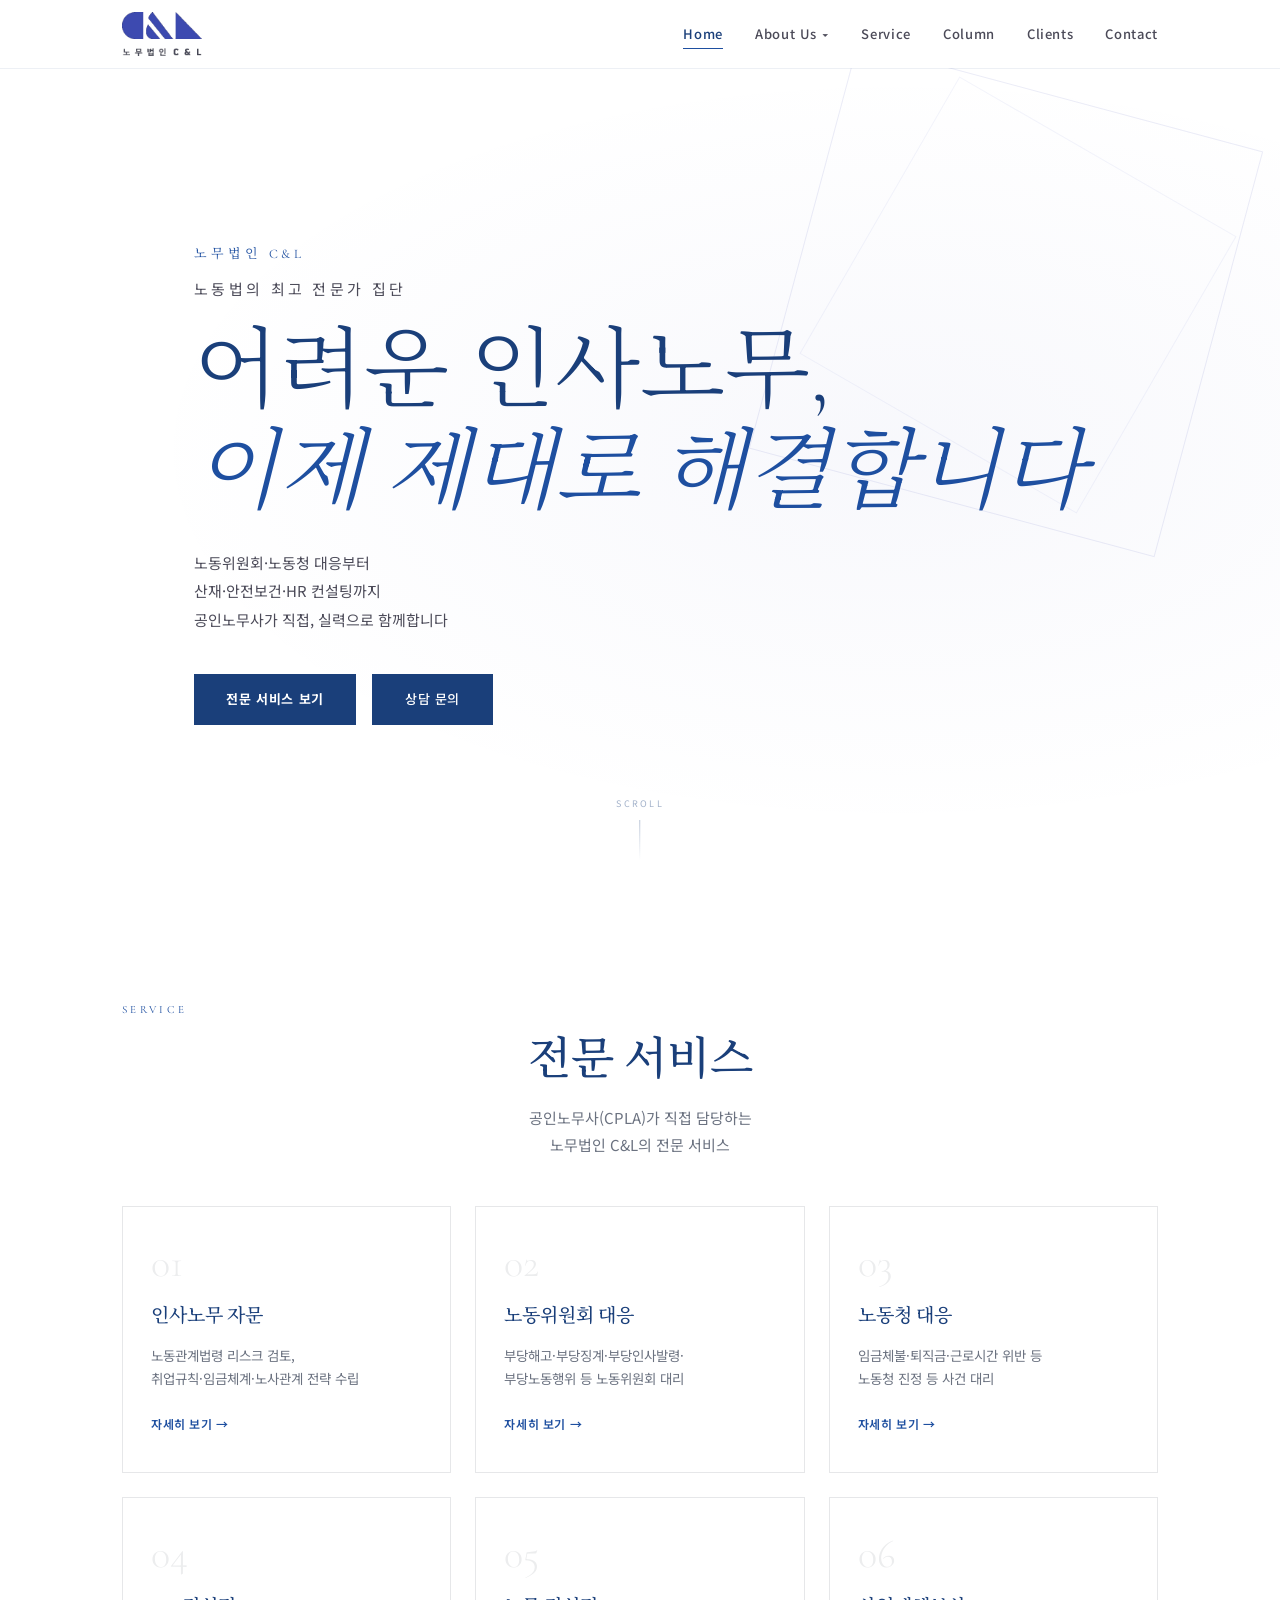
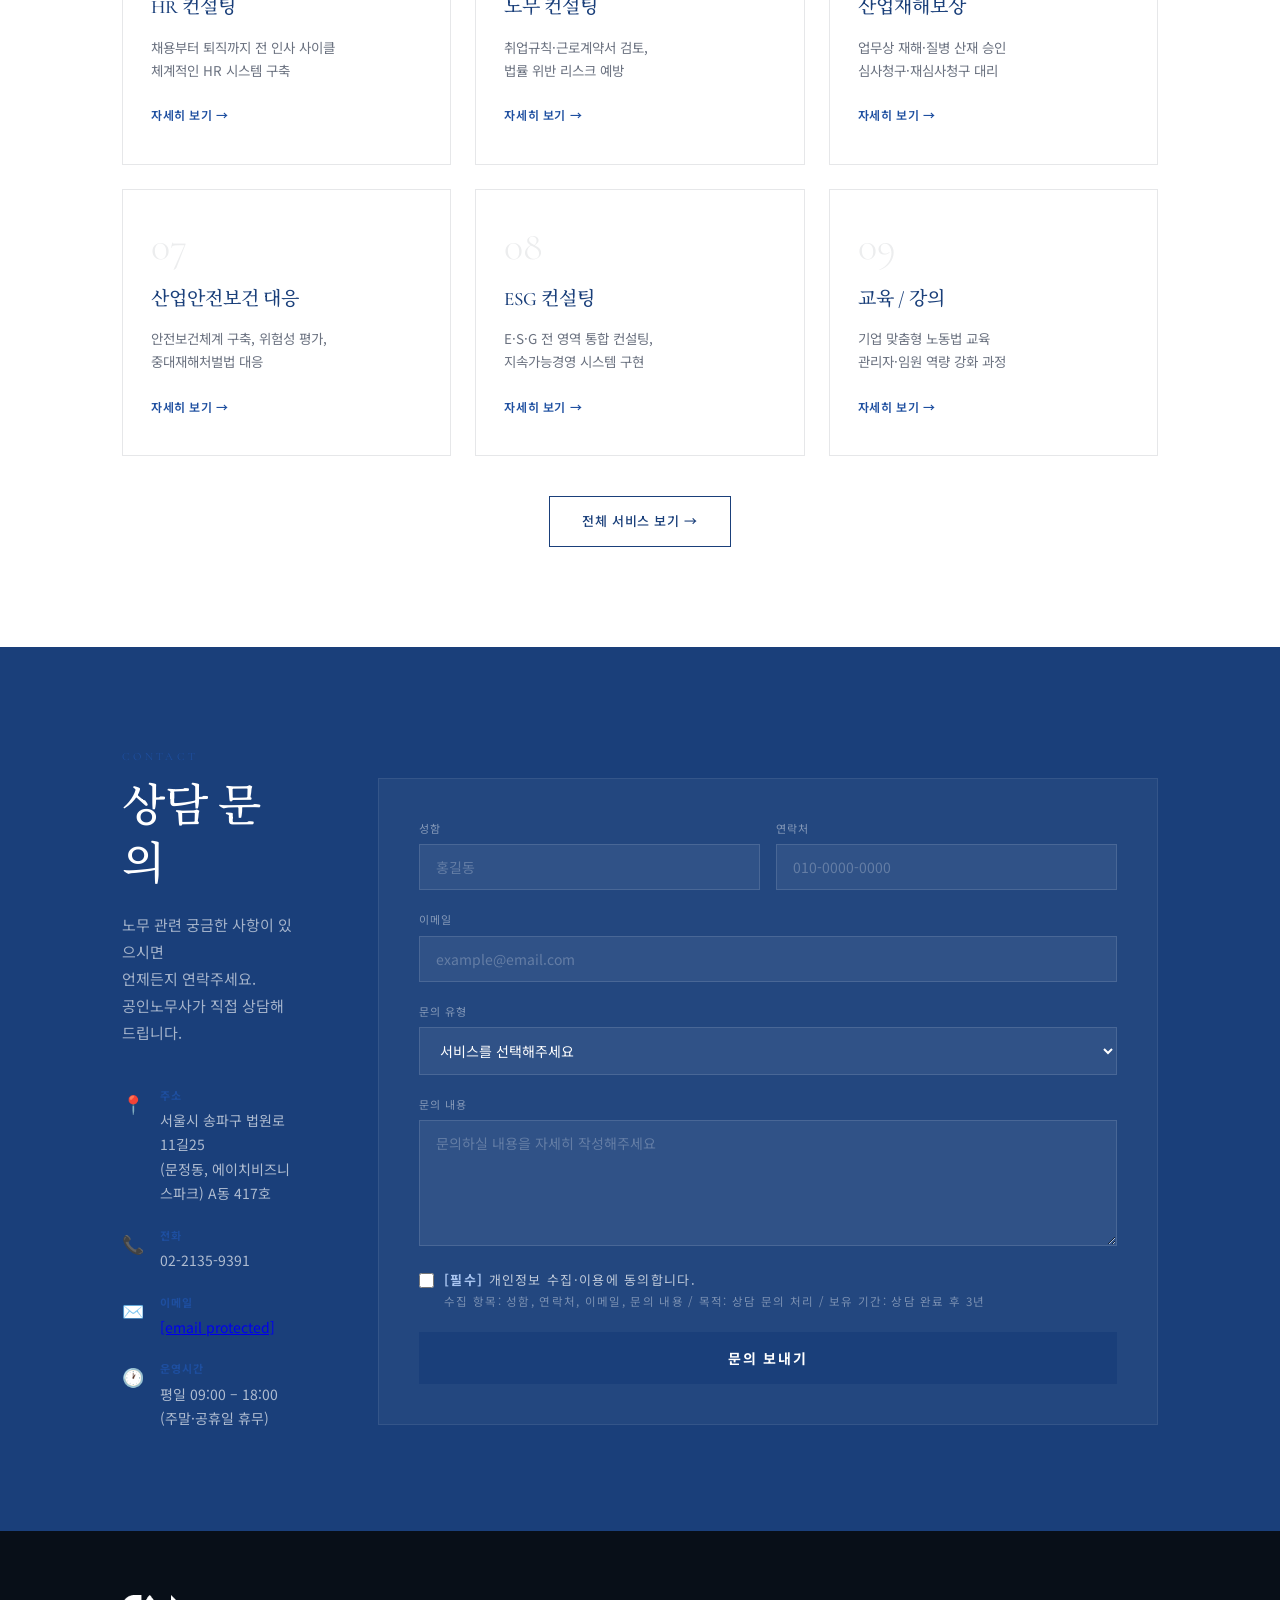
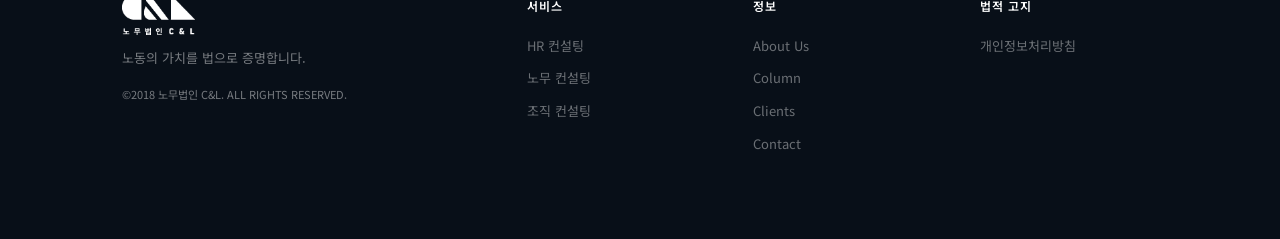
<file: index.html>
<!DOCTYPE html>
<html lang="ko">
<head>
  <meta charset="UTF-8"/><meta name="viewport" content="width=device-width,initial-scale=1.0"/>
  <title>노무법인 C&L | 공인노무사 직접 상담 · 서울 송파</title>
  <!-- 소유권 인증 -->
  <meta name="google-site-verification" content="6C-HpnzSV5rEprQj3u-L9eUrIyl5xIM7D7LXK_p2kBQ"/>
  <meta name="naver-site-verification" content="ded98bfc8163471af279c5f4a3855a5507fc8fce"/>
  <!-- SEO -->
  <meta name="description" content="공인노무사가 직접 담당하는 노무법인 C&L. 부당해고·노동위원회 대응·산재·HR컨설팅·중대재해처벌법 전문. 서울 송파구 문정동."/>
  <meta name="keywords" content="노무법인, 공인노무사, 부당해고, 노동위원회, 산재, 중대재해처벌법, HR컨설팅, 서울노무사, 송파노무사"/>
  <meta name="robots" content="index, follow"/>
  <link rel="canonical" href="https://laborcnl.com/"/>
  <!-- Open Graph -->
  <meta property="og:type" content="website"/>
  <meta property="og:title" content="노무법인 C&L | 공인노무사 직접 상담"/>
  <meta property="og:description" content="부당해고·노동위원회·산재·중대재해처벌법 전문. 공인노무사가 직접 상담합니다."/>
  <meta property="og:url" content="https://laborcnl.com/"/>
  <meta property="og:image" content="https://laborcnl.com/og-thumbnail.png"/>
  <meta property="og:locale" content="ko_KR"/>
  <meta property="og:site_name" content="노무법인 C&L"/>
  <!-- 구조화 데이터 -->
  <script type="application/ld+json">
  {
    "@context": "https://schema.org",
    "@type": "LegalService",
    "name": "노무법인 C&L",
    "url": "https://laborcnl.com",
    "telephone": "02-2135-9391",
    "email": "cnlcg@cnlcg.co.kr",
    "address": {
      "@type": "PostalAddress",
      "streetAddress": "법원로 11길 25, 에이치비즈니스파크 A동 417호",
      "addressLocality": "송파구",
      "addressRegion": "서울특별시",
      "postalCode": "05836",
      "addressCountry": "KR"
    },
    "openingHours": "Mo-Fr 09:00-18:00",
    "description": "공인노무사가 직접 담당하는 노동법 전문 노무법인.",
    "areaServed": "Seoul"
  }
  </script>
  <link rel="stylesheet" href="style.css"/>
  <link rel="preconnect" href="https://fonts.googleapis.com">
  <link href="https://fonts.googleapis.com/css2?family=Noto+Serif+KR:wght@300;400;600;700&family=Noto+Sans+KR:wght@300;400;500;700&family=Cormorant+Garamond:ital,wght@0,300;0,500;0,600;1,300;1,500&display=swap" rel="stylesheet">
</head>
<body>
<!-- NAV -->
<header class="nav-header" id="navbar">
  <div class="nav-inner">
    <a href="index.html" class="logo">
      <img src="logo_transparent.png" alt="노무법인 C&amp;L" style="height:44px;width:auto;display:block"/>
    </a>
    <nav class="nav-links">
      <a href="index.html"   class="nav-link active">Home</a>
      <div class="nav-dropdown">
        <a class="nav-link">About Us ▾</a>
        <div class="dropdown-menu">
          <a href="about.html">법인 소개</a>
          <a href="director.html">대표자 소개</a>
        </div>
      </div>
      <a href="service.html" class="nav-link">Service</a>
      <a href="column.html"  class="nav-link">Column</a>
      <a href="clients.html" class="nav-link">Clients</a>
      <a href="contact.html" class="nav-link">Contact</a>
    </nav>
    <button class="hamburger" id="hamburger"><span></span><span></span><span></span></button>
  </div>
  <div class="mobile-menu" id="mobileMenu">
    <a href="index.html"   class="mob-link">Home</a>
    <a href="about.html"   class="mob-link">About Us</a>
    <a href="service.html" class="mob-link">Service</a>
      <a href="column.html"  class="mob-link">Column</a>
    <a href="clients.html" class="mob-link">Clients</a>
    <a href="contact.html" class="mob-link">Contact</a>
  </div>
</header>

<!-- HERO -->
<section class="hero" id="home">
  <div class="hero-bg"></div>
  <div class="hero-overlay"></div>
  <div class="hero-content">
    <p class="hero-firm animate-up">노무법인 C&amp;L</p>
    <p class="hero-sub animate-up delay-1">노동법의 최고 전문가 집단</p>
    <h1 class="hero-title animate-up delay-2">어려운 인사노무,<br/><em>이제 제대로 해결합니다</em></h1>
    <p class="hero-desc animate-up delay-3">
      노동위원회·노동청 대응부터<br/>산재·안전보건·HR 컨설팅까지<br/>공인노무사가 직접, 실력으로 함께합니다
    </p>
    <div class="hero-cta animate-up delay-4">
      <a href="service.html" class="btn-primary">전문 서비스 보기</a>
      <a href="contact.html" class="btn-outline">상담 문의</a>
    </div>
  </div>
  <div class="hero-scroll-indicator"><span>SCROLL</span><div class="scroll-line"></div></div>
</section>

<!-- 전문 서비스 안내 -->
<section class="section service-section" id="service">
  <div class="container">
    <div class="section-label">Service</div>
    <h2 class="section-title centered">전문 서비스</h2>
    <p class="section-sub centered">
      공인노무사(CPLA)가 직접 담당하는<br/>노무법인 C&amp;L의 전문 서비스
    </p>
    <div class="service-grid">
      <div class="service-card">
        <div class="service-num">01</div>
        <h3>인사노무 자문</h3>
        <p>노동관계법령 리스크 검토,<br/>취업규칙·임금체계·노사관계 전략 수립</p>
        <a href="service.html#advisory" class="service-link">자세히 보기 →</a>
      </div>
      <div class="service-card">
        <div class="service-num">02</div>
        <h3>노동위원회 대응</h3>
        <p>부당해고·부당징계·부당인사발령·<br/>부당노동행위 등 노동위원회 대리</p>
        <a href="service.html#labor-committee" class="service-link">자세히 보기 →</a>
      </div>
      <div class="service-card">
        <div class="service-num">03</div>
        <h3>노동청 대응</h3>
        <p>임금체불·퇴직금·근로시간 위반 등<br/>노동청 진정 등 사건 대리</p>
        <a href="service.html#labor-office" class="service-link">자세히 보기 →</a>
      </div>
      <div class="service-card">
        <div class="service-num">04</div>
        <h3>HR 컨설팅</h3>
        <p>채용부터 퇴직까지 전 인사 사이클<br/>체계적인 HR 시스템 구축</p>
        <a href="service.html#hr" class="service-link">자세히 보기 →</a>
      </div>
      <div class="service-card">
        <div class="service-num">05</div>
        <h3>노무 컨설팅</h3>
        <p>취업규칙·근로계약서 검토,<br/>법률 위반 리스크 예방</p>
        <a href="service.html#labor-consulting" class="service-link">자세히 보기 →</a>
      </div>
      <div class="service-card">
        <div class="service-num">06</div>
        <h3>산업재해보상</h3>
        <p>업무상 재해·질병 산재 승인<br/>심사청구·재심사청구 대리</p>
        <a href="service.html#industrial-accident" class="service-link">자세히 보기 →</a>
      </div>
      <div class="service-card">
        <div class="service-num">07</div>
        <h3>산업안전보건 대응</h3>
        <p>안전보건체계 구축, 위험성 평가,<br/>중대재해처벌법 대응</p>
        <a href="service.html#safety" class="service-link">자세히 보기 →</a>
      </div>
      <div class="service-card">
        <div class="service-num">08</div>
        <h3>ESG 컨설팅</h3>
        <p>E·S·G 전 영역 통합 컨설팅,<br/>지속가능경영 시스템 구현</p>
        <a href="service.html#esg" class="service-link">자세히 보기 →</a>
      </div>
      <div class="service-card">
        <div class="service-num">09</div>
        <h3>교육 / 강의</h3>
        <p>기업 맞춤형 노동법 교육<br/>관리자·임원 역량 강화 과정</p>
        <a href="service.html#lecture" class="service-link">자세히 보기 →</a>
      </div>
    </div>
    <div style="text-align:center;margin-top:40px">
      <a href="service.html" class="btn-outline dark">전체 서비스 보기 →</a>
    </div>
  </div>
</section>

<!-- 상담 문의 -->
<section class="section contact-section" id="contact">
  <div class="container">
    <div class="section-label">Contact</div>
    <div class="contact-grid">
      <div class="contact-info">
        <h2 class="section-title">상담 문의</h2>
        <p class="contact-desc">
          노무 관련 궁금한 사항이 있으시면<br/>언제든지 연락주세요.<br/>
          공인노무사가 직접 상담해 드립니다.
        </p>
        <div class="contact-details">
          <div class="contact-item">
            <span class="contact-icon">📍</span>
            <div><strong>주소</strong>
              <p>서울시 송파구 법원로 11길25<br/>(문정동, 에이치비즈니스파크) A동 417호</p>
            </div>
          </div>
          <div class="contact-item">
            <span class="contact-icon">📞</span>
            <div><strong>전화</strong><p>02-2135-9391</p></div>
          </div>
          <div class="contact-item">
            <span class="contact-icon">✉️</span>
            <div><strong>이메일</strong><p><a href="/cdn-cgi/l/email-protection" class="__cf_email__" data-cfemail="cfaca1a3aca88faca1a3aca8e1aca0e1a4bd">[email&#160;protected]</a></p></div>
          </div>
          <div class="contact-item">
            <span class="contact-icon">🕐</span>
            <div><strong>운영시간</strong><p>평일 09:00 – 18:00<br/>(주말·공휴일 휴무)</p></div>
          </div>
        </div>
      </div>
      <div class="contact-form-wrap">
        <form class="contact-form" action="https://formspree.io/f/maqpvwqd" method="POST">
          <div class="form-row">
            <div class="form-group"><label>성함</label><input type="text" placeholder="홍길동" required/></div>
            <div class="form-group"><label>연락처</label><input type="tel" placeholder="010-0000-0000" required/></div>
          </div>
          <div class="form-group"><label>이메일</label><input type="email" placeholder="example@email.com"/></div>
          <div class="form-group">
            <label>문의 유형</label>
            <select>
              <option value="">서비스를 선택해주세요</option>
              <option>인사노무 자문</option>
              <option>노동위원회 대응</option>
              <option>노동청 대응</option>
              <option>HR 컨설팅</option>
              <option>노무 컨설팅</option>
              <option>산업재해보상</option>
              <option>산업안전보건 대응</option>
              <option>ESG 컨설팅</option>
              <option>교육 / 강의</option>
              <option>기타</option>
            </select>
          </div>
          <div class="form-group"><label>문의 내용</label><textarea placeholder="문의하실 내용을 자세히 작성해주세요" rows="5" required></textarea></div>
                    <div class="form-group" style="margin-top:4px">
            <label style="display:flex;align-items:flex-start;gap:10px;cursor:pointer;font-size:13px;color:rgba(255,255,255,.7);line-height:1.6;font-weight:400">
              <input type="checkbox" id="privacy-agree" required style="margin-top:3px;accent-color:#1a3f7a;width:15px;height:15px;flex-shrink:0"/>
              <span><strong style="color:#a8c4f0">[필수]</strong> 개인정보 수집·이용에 동의합니다.<br/>
              <small style="color:rgba(255,255,255,.4);font-size:11.5px">수집 항목: 성함, 연락처, 이메일, 문의 내용 / 목적: 상담 문의 처리 / 보유 기간: 상담 완료 후 3년</small></span>
            </label>
          </div>
          <button type="submit" style="width:100%;text-align:center;padding:16px;background:#1a3f7a;color:#ffffff;border:none;font-family:var(--ff-sans);font-size:14px;font-weight:700;letter-spacing:.12em;cursor:pointer;transition:background .2s">문의 보내기</button>
        </form>
      </div>
    </div>
  </div>
</section>

<!-- FOOTER -->
<footer class="footer">
  <div class="container">
    <div class="footer-grid">
      <div class="footer-brand">
        <img src="logo_white.png" alt="노무법인 C&amp;L" class="footer-logo-img" style="height:40px;width:auto;display:block;margin-bottom:12px"/>
        <p>노동의 가치를 법으로 증명합니다.</p>
        <p class="footer-copy">©2018 노무법인 C&amp;L. ALL RIGHTS RESERVED.</p>
      </div>
      <div class="footer-links"><h4>서비스</h4>
        <a href="service.html">HR 컨설팅</a><a href="service.html">노무 컨설팅</a>
        <a href="service.html">조직 컨설팅</a>
      </div>
      <div class="footer-links"><h4>정보</h4>
        <a href="about.html">About Us</a><a href="column.html">Column</a>
        <a href="clients.html">Clients</a><a href="contact.html">Contact</a>
      </div>
      <div class="footer-links"><h4>법적 고지</h4>
        <a href="#">개인정보처리방침</a><a
</file>
<file: style.css>
/* ── RESET & VARIABLES ── */
*, *::before, *::after { box-sizing: border-box; margin: 0; padding: 0; }

:root {
  --navy:    #1a3f7a;
  --navy2:   #1e4fa0;
  --gold:    #1e4fa0;
  --gold2:   #2d65c2;
  --cream:   #f5f0e8;
  --light:   #fafaf7;
  --gray:    #6b7280;
  --gray2:   #9ca3af;
  --white:   #ffffff;
  --lm-dark: #111827;
  --lm-red:  #c0392b;

  --ff-serif: 'Cormorant Garamond', 'Noto Serif KR', serif;
  --ff-sans:  'Noto Sans KR', sans-serif;

  --radius: 4px;
  --shadow: 0 4px 24px rgba(13,27,42,0.10);
  --shadow-lg: 0 12px 48px rgba(13,27,42,0.18);
}

html { scroll-behavior: smooth; }

body {
  font-family: var(--ff-sans);
  font-size: 15px;
  line-height: 1.75;
  color: var(--navy);
  background: var(--white);
  overflow-x: hidden;
}

/* ── TYPOGRAPHY HELPERS ── */
.section-label {
  font-family: var(--ff-serif);
  font-size: 11px;
  letter-spacing: 0.3em;
  text-transform: uppercase;
  color: var(--gold);
  margin-bottom: 12px;
}

.section-title {
  font-family: var(--ff-serif);
  font-size: clamp(2rem, 4vw, 2.8rem);
  font-weight: 500;
  line-height: 1.3;
  color: var(--navy);
  margin-bottom: 16px;
}

.section-title.centered,
.section-sub.centered {
  text-align: center;
}

.section-sub {
  color: var(--gray);
  font-size: 15px;
  margin-bottom: 48px;
  max-width: 520px;
}

.centered { margin-left: auto; margin-right: auto; }

.section {
  padding: 100px 0;
}

.container {
  max-width: 1100px;
  margin: 0 auto;
  padding: 0 32px;
}

/* ── BUTTONS ── */
.btn-primary {
  display: inline-block;
  background: #1a3f7a;
  color: #ffffff;
  font-family: var(--ff-sans);
  font-weight: 700;
  font-size: 13px;
  letter-spacing: 0.05em;
  padding: 14px 32px;
  text-decoration: none;
  border: none;
  cursor: pointer;
  transition: background 0.25s, transform 0.2s;
}
.btn-primary:hover { background: #1e4fa0; transform: translateY(-2px); }

.btn-outline {
  display: inline-block;
  background: #1a3f7a;
  color: #ffffff;
  font-family: var(--ff-sans);
  font-weight: 500;
  font-size: 13px;
  letter-spacing: 0.05em;
  padding: 13px 32px;
  text-decoration: none;
  border: 1.5px solid #1a3f7a;
  cursor: pointer;
  transition: background 0.25s, color 0.25s, transform 0.2s;
}
.btn-outline:hover { background: #1e4fa0; border-color: #1e4fa0; transform: translateY(-2px); }

/* dark variant for non-hero */
.btn-outline.dark {
  background: transparent;
  color: var(--navy);
  border-color: var(--navy);
}
.btn-outline.dark:hover { border-color: var(--gold); color: var(--gold); }

/* ── NAVBAR ── */
.nav-header {
  position: fixed;
  top: 0; left: 0; right: 0;
  z-index: 999;
  transition: background 0.35s, box-shadow 0.35s;
  background: rgba(255,255,255,0.95);
  backdrop-filter: blur(8px);
  box-shadow: 0 1px 0 rgba(26,63,122,0.08);
}

.nav-header.scrolled {
  background: rgba(255,255,255,0.98);
  box-shadow: 0 2px 20px rgba(26,63,122,0.1);
}

.nav-inner {
  max-width: 1100px;
  margin: 0 auto;
  padding: 0 32px;
  height: 68px;
  display: flex;
  align-items: center;
  justify-content: space-between;
}

.logo {
  display: flex;
  align-items: center;
  text-decoration: none;
}
.logo-svg {
  height: 38px;
  width: auto;
}
.footer-logo-svg {
  height: 36px;
  width: auto;
  margin-bottom: 14px;
  display: block;
}

/* ── L-MASTER BANNER removed ── */

.nav-links {
  display: flex;
  gap: 32px;
  align-items: center;
}

.nav-link {
  font-size: 13px;
  font-weight: 500;
  letter-spacing: 0.05em;
  color: #4b4a58;
  text-decoration: none;
  transition: color 0.2s;
  position: relative;
}

.nav-link::after {
  content: '';
  position: absolute;
  bottom: -4px; left: 0; right: 0;
  height: 1.5px;
  background: var(--gold);
  transform: scaleX(0);
  transition: transform 0.25s;
  transform-origin: left;
}

.nav-link:hover, .nav-link.active { color: var(--navy); }
.nav-link:hover::after, .nav-link.active::after { transform: scaleX(1); }

.hamburger {
  display: none;
  flex-direction: column;
  gap: 5px;
  background: none;
  border: none;
  cursor: pointer;
  padding: 4px;
}
.hamburger span {
  display: block;
  width: 24px;
  height: 2px;
  background: #1a3f7a;
  transition: transform 0.3s, opacity 0.3s;
}

.mobile-menu {
  display: none;
  flex-direction: column;
  background: #ffffff;
  padding: 16px 32px 24px;
  border-top: 1px solid rgba(26,63,122,0.1);
  box-shadow: 0 8px 20px rgba(26,63,122,0.08);
}
.mobile-menu.open { display: flex; }
.mob-link {
  color: #4b4a58;
  text-decoration: none;
  padding: 10px 0;
  font-size: 14px;
  font-weight: 500;
  border-bottom: 1px solid rgba(26,63,122,0.07);
}

/* ── HERO ── */
.hero {
  position: relative;
  min-height: 100vh;
  display: flex;
  align-items: center;
  overflow: hidden;
  background: #ffffff;
}

.hero-bg {
  position: absolute;
  inset: 0;
  background: #ffffff;
}

/* decorative geometric lines - 파란 계열로 변경 */
.hero-bg::before {
  content: '';
  position: absolute;
  top: 10%;
  right: 5%;
  width: 420px;
  height: 420px;
  border: 1px solid rgba(61,74,176,0.1);
  transform: rotate(15deg);
}
.hero-bg::after {
  content: '';
  position: absolute;
  top: 15%;
  right: 8%;
  width: 320px;
  height: 320px;
  border: 1px solid rgba(61,74,176,0.06);
  transform: rotate(30deg);
}

.hero-overlay {
  position: absolute;
  inset: 0;
  background: radial-gradient(ellipse at 70% 50%, rgba(61,74,176,0.04) 0%, transparent 60%);
}

.hero-content {
  position: relative;
  z-index: 2;
  max-width: 1100px;
  margin: 0 auto;
  padding: 0 32px;
  padding-top: 68px;
}

.hero-sub {
  font-size: 15px;
  letter-spacing: 0.22em;
  text-transform: uppercase;
  color: #4b4a58;
  margin-bottom: 20px;
  font-weight: 400;
}
.hero-firm {
  font-family: var(--ff-serif);
  font-size: 13px;
  letter-spacing: 0.3em;
  text-transform: uppercase;
  color: var(--gold);
  margin-bottom: 10px;
}
.delay-4 { animation-delay: 0.8s; }

.column-header-row {
  display: flex;
  align-items: flex-end;
  justify-content: space-between;
  margin-bottom: 40px;
  gap: 24px;
  flex-wrap: wrap;
}
.column-header-row .section-title { margin-bottom: 8px; }
.column-header-row .section-sub   { margin-bottom: 0; }

.hero-title {
  font-family: var(--ff-serif);
  font-size: clamp(3rem, 7vw, 5.5rem);
  font-weight: 300;
  line-height: 1.15;
  color: var(--navy);
  margin-bottom: 24px;
}
.hero-title em {
  font-style: italic;
  color: var(--gold);
}

.hero-desc {
  color: #4b4a58;
  font-size: 15px;
  line-height: 1.9;
  margin-bottom: 40px;
  max-width: 480px;
}

.hero-cta {
  display: flex;
  gap: 16px;
  flex-wrap: wrap;
}

.hero-scroll-indicator {
  position: absolute;
  bottom: 40px;
  left: 50%;
  transform: translateX(-50%);
  display: flex;
  flex-direction: column;
  align-items: center;
  gap: 8px;
  z-index: 2;
}
.hero-scroll-indicator span {
  font-size: 9px;
  letter-spacing: 0.25em;
  color: rgba(26,63,122,0.4);
}
.scroll-line {
  width: 1px;
  height: 40px;
  background: linear-gradient(to bottom, rgba(26,63,122,0.3), transparent);
  animation: scrollPulse 2s ease-in-out infinite;
}
@keyframes scrollPulse {
  0%, 100% { opacity: 0.3; transform: scaleY(1); }
  50% { opacity: 0.7; transform: scaleY(1.2); }
}

/* ── ANIMATIONS ── */
.animate-up {
  opacity: 0;
  transform: translateY(30px);
  animation: fadeUp 0.8s ease forwards;
}
.delay-1 { animation-delay: 0.2s; }
.delay-2 { animation-delay: 0.4s; }
.delay-3 { animation-delay: 0.6s; }

@keyframes fadeUp {
  to { opacity: 1; transform: translateY(0); }
}

/* ── ABOUT ── */
.about-section { background: var(--light); }

.about-grid {
  display: grid;
  grid-template-columns: 1fr 1fr;
  gap: 80px;
  align-items: center;
}

.about-desc {
  color: var(--gray);
  margin-bottom: 16px;
  font-size: 15px;
}

.about-stats {
  display: flex;
  gap: 40px;
  margin-top: 40px;
  padding-top: 32px;
  border-top: 1px solid rgba(13,27,42,0.1);
}

.stat-num {
  display: block;
  font-family: var(--ff-serif);
  font-size: 2.4rem;
  font-weight: 500;
  color: var(--gold);
  line-height: 1;
  margin-bottom: 4px;
}
.stat-label {
  font-size: 12px;
  color: var(--gray);
  letter-spacing: 0.05em;
}

.about-visual {
  display: grid;
  grid-template-columns: 1fr 1fr;
  gap: 16px;
}

.about-card {
  background: var(--white);
  border: 1px solid rgba(13,27,42,0.07);
  padding: 28px 24px;
  transition: box-shadow 0.25s, transform 0.25s;
}
.about-card:hover {
  box-shadow: var(--shadow);
  transform: translateY(-4px);
}
.about-card-icon {
  font-size: 24px;
  margin-bottom: 12px;
}
.about-card h3 {
  font-family: var(--ff-serif);
  font-size: 18px;
  font-weight: 500;
  margin-bottom: 8px;
  color: var(--navy);
}
.about-card p {
  font-size: 13px;
  color: var(--gray);
  line-height: 1.6;
}

/* ── SERVICE ── */
.service-section { background: var(--white); }

.service-grid {
  display: grid;
  grid-template-columns: repeat(3, 1fr);
  gap: 24px;
}

.service-card {
  border: 1px solid rgba(13,27,42,0.1);
  padding: 36px 28px;
  position: relative;
  overflow: hidden;
  transition: border-color 0.25s, box-shadow 0.25s, transform 0.25s;
  background: var(--white);
}
.service-card::before {
  content: '';
  position: absolute;
  top: 0; left: 0; right: 0;
  height: 3px;
  background: var(--gold);
  transform: scaleX(0);
  transition: transform 0.3s;
  transform-origin: left;
}
.service-card:hover {
  border-color: transparent;
  box-shadow: var(--shadow);
  transform: translateY(-6px);
}
.service-card:hover::before { transform: scaleX(1); }

.service-num {
  font-family: var(--ff-serif);
  font-size: 2.5rem;
  font-weight: 300;
  color: rgba(13,27,42,0.08);
  line-height: 1;
  margin-bottom: 16px;
}
.service-card h3 {
  font-family: var(--ff-serif);
  font-size: 19px;
  font-weight: 500;
  margin-bottom: 12px;
  color: var(--navy);
}
.service-card p {
  font-size: 13.5px;
  color: var(--gray);
  line-height: 1.7;
  margin-bottom: 20px;
}
.service-link {
  font-size: 12px;
  font-weight: 600;
  color: var(--gold);
  text-decoration: none;
  letter-spacing: 0.05em;
  transition: color 0.2s;
}
.service-link:hover { color: var(--navy); }

/* ── L-MASTER ── */
.lmaster-section {
  background: var(--lm-dark);
  color: var(--white);
  position: relative;
  overflow: hidden;
}

.lmaster-bg-text {
  position: absolute;
  top: 50%;
  right: -60px;
  transform: translateY(-50%);
  font-family: var(--ff-serif);
  font-size: clamp(8rem, 18vw, 18rem);
  font-weight: 700;
  color: rgba(255,255,255,0.025);
  white-space: nowrap;
  pointer-events: none;
  letter-spacing: -0.02em;
}

.lmaster-badge {
  display: inline-block;
  background: var(--lm-red);
  color: var(--white);
  font-size: 10px;
  font-weight: 700;
  letter-spacing: 0.2em;
  padding: 5px 14px;
  margin-bottom: 24px;
}

.lmaster-header {
  max-width: 700px;
  margin-bottom: 72px;
}

.lmaster-logo-wrap {
  display: flex;
  align-items: center;
  gap: 12px;
  margin-bottom: 24px;
}
.lmaster-logo-icon {
  font-size: 28px;
}
.lmaster-logo-text {
  font-family: var(--ff-serif);
  font-size: 26px;
  font-weight: 500;
  color: var(--gold);
  letter-spacing: 0.05em;
}

.lmaster-title {
  font-family: var(--ff-serif);
  font-size: clamp(2.2rem, 5vw, 3.8rem);
  font-weight: 300;
  line-height: 1.2;
  color: var(--white);
  margin-bottom: 20px;
}
.lmaster-title em {
  font-style: italic;
  color: var(--gold);
}
.lmaster-sub {
  color: rgba(255,255,255,0.55);
  font-size: 15px;
  line-height: 1.8;
  max-width: 600px;
}

.lmaster-why {
  margin-bottom: 72px;
}
.lmaster-why-title {
  font-family: var(--ff-serif);
  font-size: 22px;
  font-weight: 500;
  color: var(--gold);
  margin-bottom: 32px;
  letter-spacing: 0.03em;
}

.lmaster-reasons {
  display: grid;
  grid-template-columns: repeat(3, 1fr);
  gap: 24px;
}
.lmaster-reason {
  background: rgba(255,255,255,0.04);
  border: 1px solid rgba(255,255,255,0.08);
  padding: 32px 28px;
  transition: background 0.25s, border-color 0.25s;
}
.lmaster-reason:hover {
  background: rgba(201,168,76,0.08);
  border-color: rgba(201,168,76,0.3);
}
.reason-icon {
  font-size: 28px;
  margin-bottom: 16px;
}
.lmaster-reason h4 {
  font-family: var(--ff-serif);
  font-size: 18px;
  font-weight: 500;
  color: var(--white);
  margin-bottom: 10px;
}
.lmaster-reason p {
  font-size: 13.5px;
  color: rgba(255,255,255,0.55);
  line-height: 1.7;
}

/* Plans */
.lmaster-plans { margin-bottom: 64px; }

.plan-grid {
  display: grid;
  grid-template-columns: repeat(3, 1fr);
  gap: 24px;
  align-items: start;
}

.plan-card {
  border: 1px solid rgba(255,255,255,0.1);
  padding: 36px 28px;
  position: relative;
  transition: border-color 0.25s;
}
.plan-card.featured {
  border-color: var(--gold);
  background: rgba(201,168,76,0.06);
}
.plan-badge {
  position: absolute;
  top: -1px; left: -1px; right: -1px;
  background: var(--gold);
  color: var(--navy);
  font-size: 10px;
  font-weight: 700;
  letter-spacing: 0.1em;
  text-align: center;
  padding: 5px;
}
.plan-card h4 {
  font-family: var(--ff-serif);
  font-size: 20px;
  font-weight: 500;
  color: var(--white);
  margin-bottom: 16px;
  margin-top: 16px;
}
.plan-card.featured h4 { margin-top: 32px; }
.plan-price {
  font-family: var(--ff-serif);
  font-size: 2.8rem;
  font-weight: 500;
  color: var(--gold);
  margin-bottom: 24px;
  line-height: 1;
}
.plan-won { font-size: 1.4rem; }
.plan-features {
  list-style: none;
  margin-bottom: 28px;
}
.plan-features li {
  font-size: 13px;
  color: rgba(255,255,255,0.65);
  padding: 7px 0;
  border-bottom: 1px solid rgba(255,255,255,0.05);
}

.plan-cta {
  display: block;
  text-align: center;
  background: var(--gold);
  color: var(--navy);
  font-weight: 700;
  font-size: 13px;
  padding: 13px 24px;
  text-decoration: none;
  transition: background 0.25s;
}
.plan-cta:hover { background: var(--gold2); }
.plan-cta.outline {
  background: transparent;
  color: var(--white);
  border: 1.5px solid rgba(255,255,255,0.25);
}
.plan-cta.outline:hover {
  border-color: var(--gold);
  color: var(--gold);
}

.lmaster-cta-banner {
  border-top: 1px solid rgba(255,255,255,0.1);
  padding-top: 48px;
  display: flex;
  justify-content: space-between;
  align-items: center;
  gap: 32px;
  flex-wrap: wrap;
}
.lmaster-cta-banner p {
  font-family: var(--ff-serif);
  font-size: 1.3rem;
  font-style: italic;
  color: rgba(255,255,255,0.65);
  max-width: 520px;
}

/* ── COLUMN ── */
.column-section { background: var(--cream); }

.column-grid {
  display: grid;
  grid-template-columns: 1fr 1fr;
  gap: 24px;
}

.column-card {
  background: var(--white);
  padding: 32px 28px;
  border: 1px solid rgba(13,27,42,0.06);
  transition: box-shadow 0.25s, transform 0.25s;
}
.column-card:hover {
  box-shadow: var(--shadow);
  transform: translateY(-4px);
}
.column-card.featured-card {
  grid-column: span 2;
  display: grid;
  grid-template-columns: 1fr auto;
  gap: 16px;
  align-items: start;
}
.column-card.featured-card h3 {
  font-size: 22px;
}

.col-category {
  font-size: 10px;
  letter-spacing: 0.2em;
  text-transform: uppercase;
  color: var(--gold);
  font-weight: 700;
  margin-bottom: 10px;
}
.column-card h3 {
  font-family: var(--ff-serif);
  font-size: 18px;
  font-weight: 500;
  color: var(--navy);
  margin-bottom: 10px;
  line-height: 1.4;
}
.column-card p {
  font-size: 13.5px;
  color: var(--gray);
  line-height: 1.65;
  margin-bottom: 16px;
}
.col-meta {
  display: flex;
  justify-content: space-between;
  align-items: center;
  font-size: 12px;
  color: var(--gray2);
}
.col-read {
  color: var(--gold);
  text-decoration: none;
  font-weight: 600;
  font-size: 12px;
  transition: color 0.2s;
}
.col-read:hover { color: var(--navy); }
.col-more-wrap {
  text-align: center;
  margin-top: 48px;
}
.col-more-wrap .btn-outline {
  color: var(--navy);
  border-color: var(--navy);
}
.col-more-wrap .btn-outline:hover { border-color: var(--gold); color: var(--gold); }

/* ── CLIENTS ── */
.clients-section { background: var(--white); }

.clients-grid {
  display: grid;
  grid-template-columns: repeat(4, 1fr);
  gap: 1px;
  background: rgba(13,27,42,0.08);
  border: 1px solid rgba(13,27,42,0.08);
  margin-bottom: 56px;
}
.client-logo {
  background: var(--white);
  padding: 32px 20px;
  text-align: center;
  font-family: var(--ff-serif);
  font-size: 14px;
  color: var(--gray);
  font-weight: 500;
  letter-spacing: 0.02em;
  transition: background 0.2s, color 0.2s;
}
.client-logo:hover {
  background: var(--light);
  color: var(--navy);
}

.testimonial {
  border-left: 3px solid var(--gold);
  padding: 24px 32px;
  background: var(--light);
  max-width: 700px;
  margin: 0 auto;
}
.testimonial blockquote {
  font-family: var(--ff-serif);
  font-size: 18px;
  font-style: italic;
  color: var(--navy);
  line-height: 1.7;
  margin-bottom: 12px;
}
.testimonial cite {
  font-size: 13px;
  color: var(--gray);
}

/* ── CONTACT ── */
.contact-section { background: var(--navy); color: var(--white); }
.contact-section .section-label { color: var(--gold); }
.contact-section .section-title { color: var(--white); }

.contact-grid {
  display: grid;
  grid-template-columns: 1fr 1.2fr;
  gap: 80px;
  align-items: start;
}

.contact-desc {
  color: rgba(255,255,255,0.6);
  margin-bottom: 40px;
  font-size: 15px;
  line-height: 1.8;
}
.contact-details {
  display: flex;
  flex-direction: column;
  gap: 20px;
}
.contact-item {
  display: flex;
  gap: 16px;
  align-items: flex-start;
}
.contact-icon { font-size: 18px; flex-shrink: 0; margin-top: 2px; }
.contact-item strong {
  display: block;
  font-size: 11px;
  letter-spacing: 0.1em;
  text-transform: uppercase;
  color: var(--gold);
  margin-bottom: 3px;
}
.contact-item p { color: rgba(255,255,255,0.65); font-size: 14px; }

/* Form */
.contact-form-wrap {
  background: rgba(255,255,255,0.04);
  border: 1px solid rgba(255,255,255,0.08);
  padding: 40px;
}

.contact-form { display: flex; flex-direction: column; gap: 20px; }

.form-row { display: grid; grid-template-columns: 1fr 1fr; gap: 16px; }

.form-group { display: flex; flex-direction: column; gap: 6px; }
.form-group label {
  font-size: 11px;
  letter-spacing: 0.1em;
  text-transform: uppercase;
  color: rgba(255,255,255,0.45);
}
.form-group input,
.form-group select,
.form-group textarea {
  background: rgba(255,255,255,0.06);
  border: 1px solid rgba(255,255,255,0.12);
  color: var(--white);
  font-family: var(--ff-sans);
  font-size: 14px;
  padding: 12px 16px;
  outline: none;
  transition: border-color 0.2s;
  resize: vertical;
}
.form-group input::placeholder,
.form-group textarea::placeholder { color: rgba(255,255,255,0.25); }
.form-group input:focus,
.form-group select:focus,
.form-group textarea:focus { border-color: var(--gold); }
.form-group select option { background: var(--navy2); }

.btn-primary.full-width {
  width: 100%;
  text-align: center;
  padding: 16px;
  font-size: 14px;
}

/* ── FOOTER ── */
.footer {
  background: #080f18;
  padding: 64px 0 32px;
  color: rgba(255,255,255,0.45);
}
.footer-grid {
  display: grid;
  grid-template-columns: 2fr 1fr 1fr 1fr;
  gap: 48px;
  margin-bottom: 48px;
}
.footer-logo {
  font-family: var(--ff-serif);
  font-size: 22px;
  font-weight: 600;
  color: var(--white);
  margin-bottom: 12px;
  letter-spacing: 0.03em;
}
.footer-brand p {
  font-size: 13px;
  line-height: 1.7;
  margin-bottom: 4px;
}
.footer-copy { margin-top: 16px !important; font-size: 11px !important; }
.footer-links { display: flex; flex-direction: column; gap: 4px; }
.footer-links h4 {
  color: var(--white);
  font-size: 12px;
  font-weight: 600;
  letter-spacing: 0.1em;
  text-transform: uppercase;
  margin-bottom: 12px;
}
.footer-links a {
  color: rgba(255,255,255,0.4);
  text-decoration: none;
  font-size: 13px;
  padding: 3px 0;
  transition: color 0.2s;
}
.footer-links a:hover { color: var(--gold); }

/* ── RESPONSIVE ── */
@media (max-width: 900px) {
  .nav-links { display: none; }
  .hamburger { display: flex; }

  .about-grid { grid-template-columns: 1fr; gap: 48px; }
  .service-grid { grid-template-columns: 1fr 1fr; }
  .lmaster-reasons { grid-template-columns: 1fr; }
  .plan-grid { grid-template-columns: 1fr; }
  .column-grid { grid-template-columns: 1fr; }
  .column-card.featured-card { grid-column: span 1; grid-template-columns: 1fr; }
  .clients-grid { grid-template-columns: repeat(2, 1fr); }
  .contact-grid { grid-template-columns: 1fr; gap: 48px; }
  .footer-grid { grid-template-columns: 1fr 1fr; gap: 32px; }
  .lmaster-cta-banner { flex-direction: column; align-items: flex-start; }
}

@media (max-width: 600px) {
  .section { padding: 64px 0; }
  .container { padding: 0 20px; }
  .hero-cta { flex-direction: column; gap: 12px; }
  .service-grid { grid-template-columns: 1fr; }
  .about-stats { gap: 24px; }
  .clients-grid { grid-template-columns: 1fr 1fr; }
  .footer-grid { grid-template-columns: 1fr; }
  .form-row { grid-template-columns: 1fr; }
  .contact-form-wrap { padding: 24px 20px; }
}

/* ── About Why Items ── */
.about-why-item {
  display: flex;
  gap: 20px;
  margin-bottom: 36px;
  padding-bottom: 36px;
  border-bottom: 1px solid rgba(13,27,42,0.08);
}
.about-why-item:last-of-type { border-bottom: none; margin-bottom: 0; }
.about-why-num {
  font-family: var(--ff-serif);
  font-size: 2.2rem;
  font-weight: 300;
  color: rgba(201,168,76,0.25);
  line-height: 1;
  min-width: 40px;
  padding-top: 4px;
}
.about-why-title {
  font-family: var(--ff-serif);
  font-size: 17px;
  font-weight: 600;
  color: var(--navy);
  line-height: 1.5;
  margin-bottom: 10px;
}

/* ────────────────────────────────────
   COMMON SUB-PAGE STYLES
──────────────────────────────────── */
.page-hero{background:var(--navy);padding:110px 0 60px;margin-top:0}
.page-hero .section-label{color:var(--gold);margin-bottom:10px}
.page-hero h1{font-family:var(--ff-serif);font-size:clamp(2rem,5vw,3.4rem);font-weight:300;color:#fff;line-height:1.2;margin-top:8px}
.page-hero p{color:rgba(255,255,255,.5);font-size:15px;margin-top:14px;line-height:1.85}

/* About Why */
.about-why-item{display:flex;gap:22px;margin-bottom:36px;padding-bottom:36px;border-bottom:1px solid rgba(13,27,42,.09)}
.about-why-item:last-of-type{border-bottom:none;margin-bottom:0}
.about-why-num{font-family:var(--ff-serif);font-size:2.4rem;font-weight:300;color:rgba(201,168,76,.3);line-height:1;min-width:44px;padding-top:2px}
.about-why-title{font-family:var(--ff-serif);font-size:18px;font-weight:600;color:var(--navy);line-height:1.5;margin-bottom:10px}

/* Service detail */
.svc-detail{padding:72px 0}
.svc-detail:nth-child(odd){background:#fff}
.svc-detail:nth-child(even){background:#f5f0e8}
.svc-inner{max-width:900px;margin:0 auto;padding:0 32px;display:grid;grid-template-columns:140px 1fr;gap:48px;align-items:start}
.svc-num-big{font-family:var(--ff-serif);font-size:5rem;font-weight:300;color:rgba(201,168,76,.22);line-height:1;text-align:right}
.svc-title{font-family:var(--ff-serif);font-size:1.9rem;font-weight:500;color:var(--navy);margin-bottom:16px}
.svc-body p{font-size:15px;line-height:1.95;color:#374151;margin-bottom:12px}
.svc-tags{display:flex;flex-wrap:wrap;gap:8px;margin-top:18px}
.svc-tag{font-size:11px;font-weight:600;letter-spacing:.1em;color:var(--gold);background:rgba(201,168,76,.1);padding:4px 12px;border:1px solid rgba(201,168,76,.25)}

/* Clients logo grid */
.logo-grid{display:flex;flex-wrap:wrap;gap:14px;justify-content:center;align-items:center;margin-top:40px}
.cl-box{width:154px;height:70px;background:#fff;border:1px solid rgba(13,27,42,.09);display:flex;align-items:center;justify-content:center;padding:10px 14px;transition:all .2s;box-sizing:border-box}
.cl-box:hover{border-color:rgba(201,168,76,.4);box-shadow:0 4px 16px rgba(13,27,42,.08)}
.cl-box svg{max-width:100%;max-height:100%}

/* Testimonials */
.testi-grid{display:grid;grid-template-columns:repeat(2,1fr);gap:20px;margin-top:48px}
.testi-card{background:#f5f0e8;padding:28px 32px;border-left:3px solid var(--gold)}
.testi-card blockquote{font-size:14.5px;color:#374151;line-height:1.85;margin-bottom:12px;font-style:italic}
.testi-card cite{font-size:12px;color:#9ca3af;font-style:normal}

/* Contact standalone */
.contact-wrap{background:#fff;padding:0}
.contact-wrap .contact-section{background:#fff}
.contact-wrap .section-title{color:var(--navy)}
.contact-wrap .contact-desc{color:#374151}

@media(max-width:700px){
  .svc-inner{grid-template-columns:1fr;gap:12px}
  .svc-num-big{font-size:2.8rem;text-align:left}
  .testi-grid{grid-template-columns:1fr}
  .cl-box{width:130px;height:60px}
}

/* ────────────────────────────────────
   Contact 페이지 — 흰 배경 재정의
──────────────────────────────────── */
.contact-page-body .contact-section {
  background: #fff !important;
  color: var(--navy) !important;
}
.contact-page-body .section-label { color: var(--gold) !important; }
.contact-page-body .contact-section .section-title { color: var(--navy) !important; }
.contact-page-body .contact-desc { color: #374151 !important; }
.contact-page-body .contact-item p { color: #6b7280 !important; }
.contact-page-body .contact-item strong { color: var(--gold) !important; }

/* 폼 배경 — 흰 배경이므로 연한 회색으로 */
.contact-page-body .contact-form-wrap {
  background: #f9f7f3 !important;
  border: 1px solid rgba(13,27,42,.1) !important;
}
.contact-page-body .contact-form label {
  color: var(--navy) !important;
}
.contact-page-body .contact-form input,
.contact-page-body .contact-form select,
.contact-page-body .contact-form textarea {
  background: #fff !important;
  border: 1.5px solid rgba(13,27,42,.15) !important;
  color: var(--navy) !important;
}
.contact-page-body .contact-form select {
  appearance: none !important;
  -webkit-appearance: none !important;
  background: #fff url("data:image/svg+xml,%3Csvg xmlns='http://www.w3.org/2000/svg' width='12' height='8' viewBox='0 0 12 8'%3E%3Cpath d='M1 1l5 5 5-5' stroke='%230d1b2a' stroke-width='1.8' fill='none' stroke-linecap='round'/%3E%3C/svg%3E") no-repeat right 14px center !important;
}
.contact-page-body .contact-form select option {
  background: #fff !important;
  color: var(--navy) !important;
}
.contact-page-body .contact-form input::placeholder,
.contact-page-body .contact-form textarea::placeholder {
  color: #9ca3af !important;
}
.contact-page-body .contact-form input:focus,
.contact-page-body .contact-form select:focus,
.contact-page-body .contact-form textarea:focus {
  border-color: var(--gold) !important;
  outline: none;
}

/* index.html 의 contact section — 기존 navy 배경 유지 */
/* (별도 override 불필요, 원래 .contact-section 스타일 그대로) */

/* ── Nav Dropdown ── */
.nav-dropdown {
  position: relative;
  display: inline-flex;
  align-items: center;
}
.nav-dropdown > .nav-link::after { content: none; }
.dropdown-menu {
  visibility: hidden;
  opacity: 0;
  pointer-events: none;
  position: absolute;
  top: 100%;
  left: 50%;
  transform: translateX(-50%);
  padding-top: 10px; /* 갭 유지 — 마우스가 이탈 안 하게 */
  z-index: 9999;
}
.dropdown-menu-inner {
  background: #ffffff;
  border: 1px solid rgba(26,63,122,.15);
  border-top: 2px solid var(--gold);
  min-width: 148px;
  padding: 6px 0;
  box-shadow: 0 8px 28px rgba(26,63,122,.12);
}
.nav-dropdown:hover .dropdown-menu,
.dropdown-menu:hover {
  visibility: visible;
  opacity: 1;
  pointer-events: auto;
}
.dropdown-menu a {
  display: block;
  padding: 11px 20px;
  font-size: 13px;
  color: #4b4a58;
  text-decoration: none;
  white-space: nowrap;
  font-family: var(--ff-sans);
  letter-spacing: .02em;
  transition: color .15s, background .15s;
}
.dropdown-menu a:hover {
  color: var(--navy);
  background: rgba(26,63,122,.05);
}
</file>
